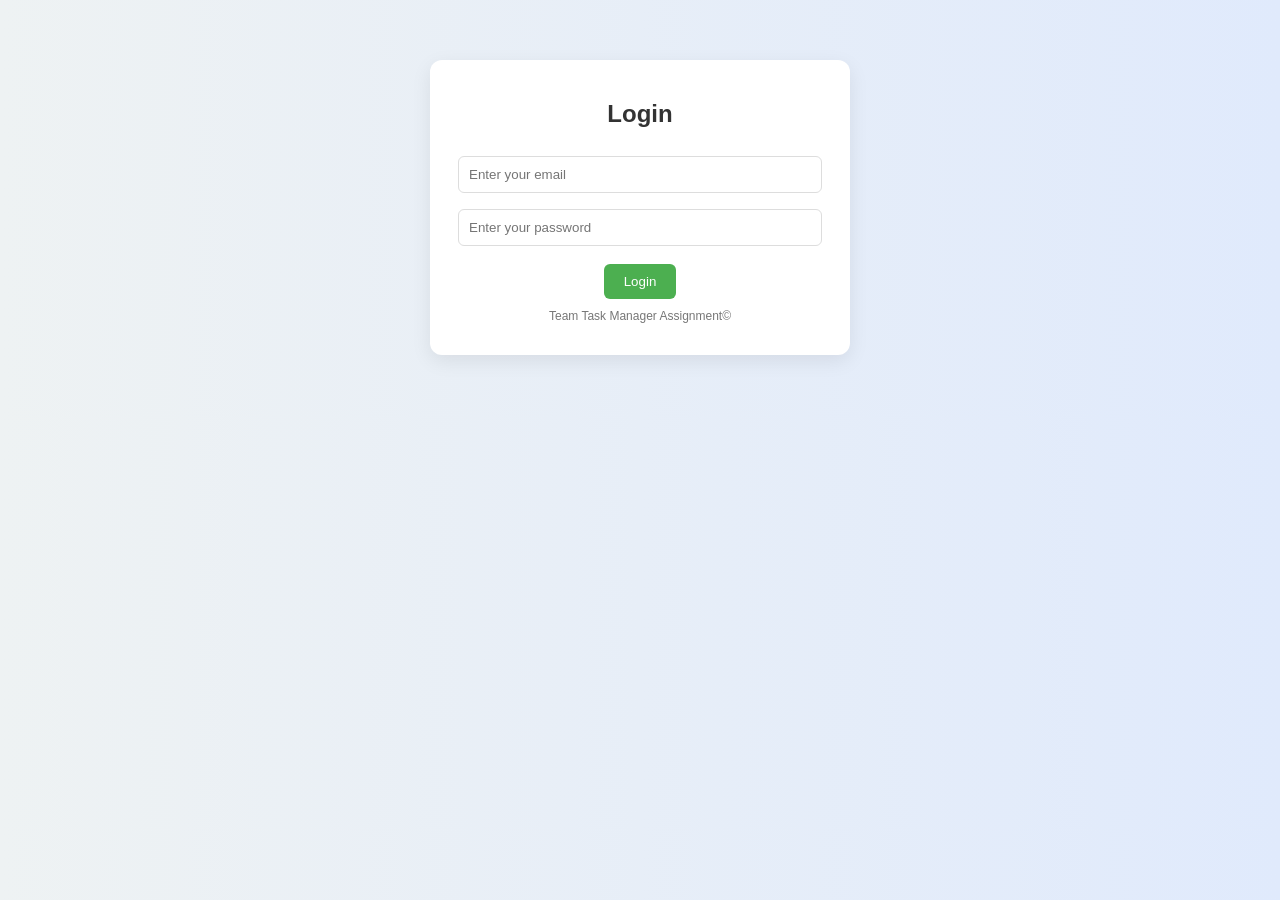
<file: index.html>
<!DOCTYPE html>
<html lang="en">
<head>
  <meta charset="UTF-8">
  <meta name="viewport" content="width=device-width, initial-scale=1.0">
  <title>Login - Team Task Manager</title>
  <link rel="stylesheet" href="style.css">
</head>
<body>
<div class="container">
  <div class="card">
    <h2>Login</h2>
    <input id="email" type="email" placeholder="Enter your email">
    <input id="password" type="password" placeholder="Enter your password">
    <button onclick="login()">Login</button>

    <p style="font-size: 12px; color: #777; margin-top: 10px;">
      Team Task Manager Assignment©
    </p>
  </div>
</div>
<script src="script.js"></script>
</body>
</html>
</file>
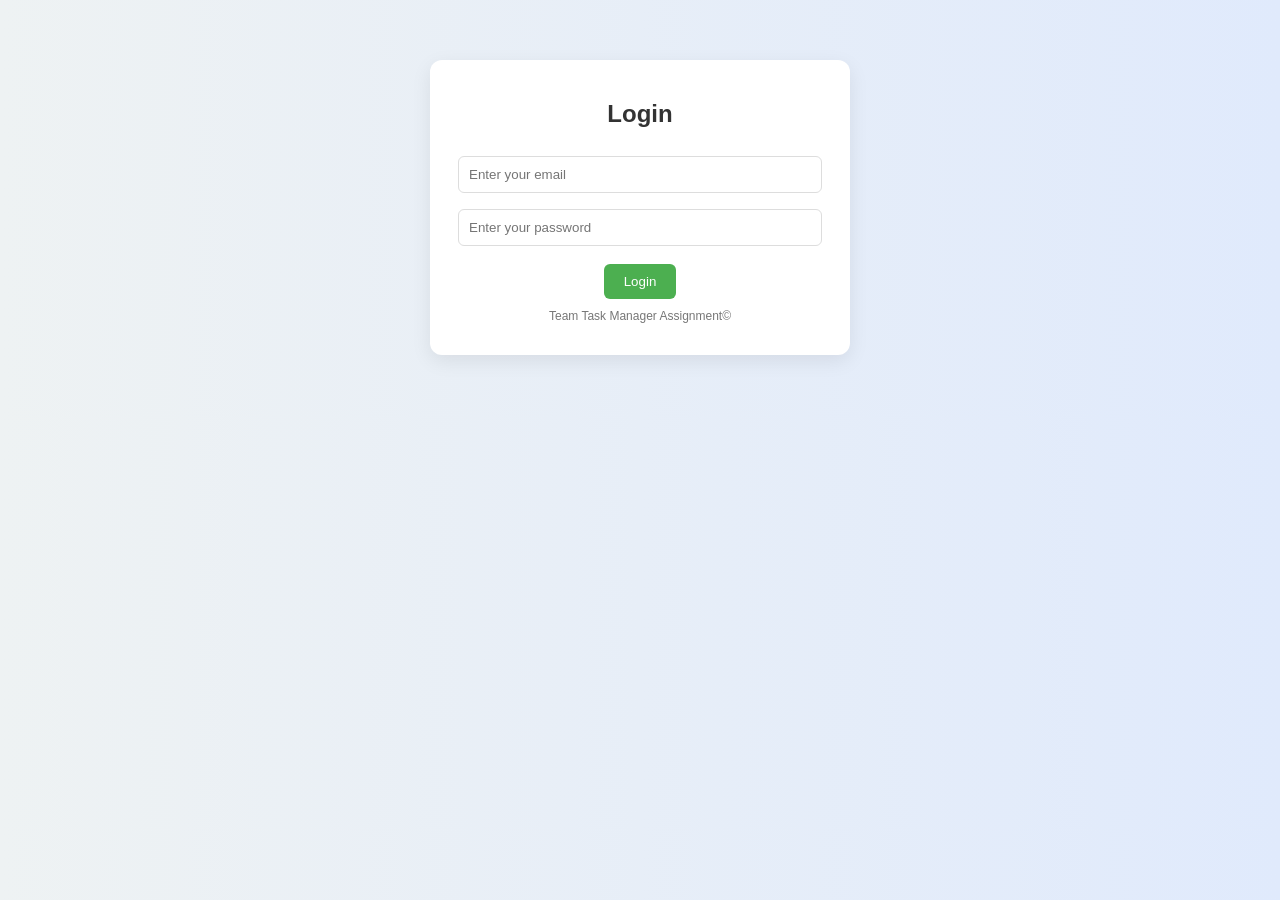
<file: frontend/index.html>
<!DOCTYPE html>
<html lang="en">
<head>
  <meta charset="UTF-8">
  <meta name="viewport" content="width=device-width, initial-scale=1.0">
  <title>Login - Team Task Manager</title>
  <link rel="stylesheet" href="style.css">
</head>
<body>
<div class="container">
  <div class="card">
    <h2>Login</h2>
    <input id="email" type="email" placeholder="Enter your email">
    <input id="password" type="password" placeholder="Enter your password">
    <button onclick="login()">Login</button>

    <p style="font-size: 12px; color: #777; margin-top: 10px;">
      Team Task Manager Assignment©
    </p>
  </div>
</div>
<script src="script.js"></script>
</body>
</html>
</file>
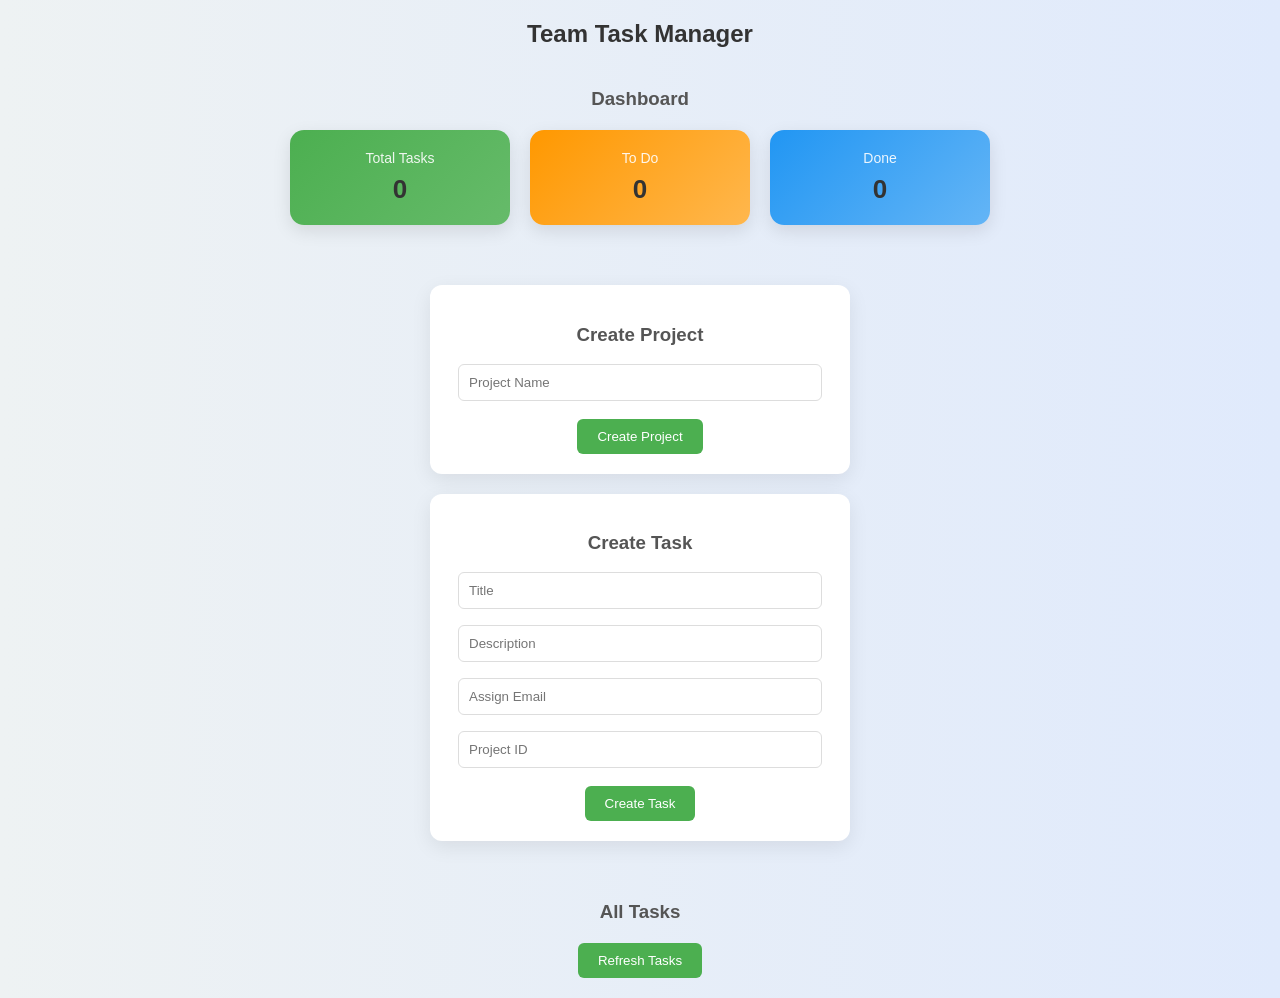
<file: dashboard.html>
<!DOCTYPE html>
<html>
<head>
  <title>Dashboard</title>
  <link rel="stylesheet" href="style.css">
</head>
<body>
<h2><center>Team Task Manager</center> </h2>
<div class="main">
  <h3>Dashboard </h3>
  <div class="stats-container">
    <div class="stat-card">
      <p>Total Tasks</p>
      <h2 id="totalCount">0</h2>
    </div>
    <div class="stat-card">
      <p>To Do</p>
      <h2 id="todoCount">0</h2>
    </div>
    <div class="stat-card">
      <p>Done</p>
      <h2 id="doneCount">0</h2>
    </div>
  </div>
</div>
<div class="container">
  <div class="card">
    <h3>Create Project</h3>
    <input id="projectName" placeholder="Project Name">
    <button onclick="createProject()">Create Project</button>
  </div>
  <div class="card">
    <h3>Create Task</h3>
    <input id="taskTitle" placeholder="Title"><br>
    <input id="taskDesc" placeholder="Description"><br>
    <input id="assignedTo" placeholder="Assign Email"><br>
    <input id="projectId" placeholder="Project ID"><br>

    <button onclick="createTask()">Create Task</button>
  </div>

</div>

<!-- ===== this is the task list ===== -->
<h3><center>All Tasks</center></h3>
<div id="taskList"></div>
<button onclick="loadTasks()">Refresh Tasks</button>
<script src="script.js"></script>

<script>
  loadTasks();
  loadStats();
</script>
<script>
  loadTasks();
  loadStats();
</script>
</body>
</html>
</file>
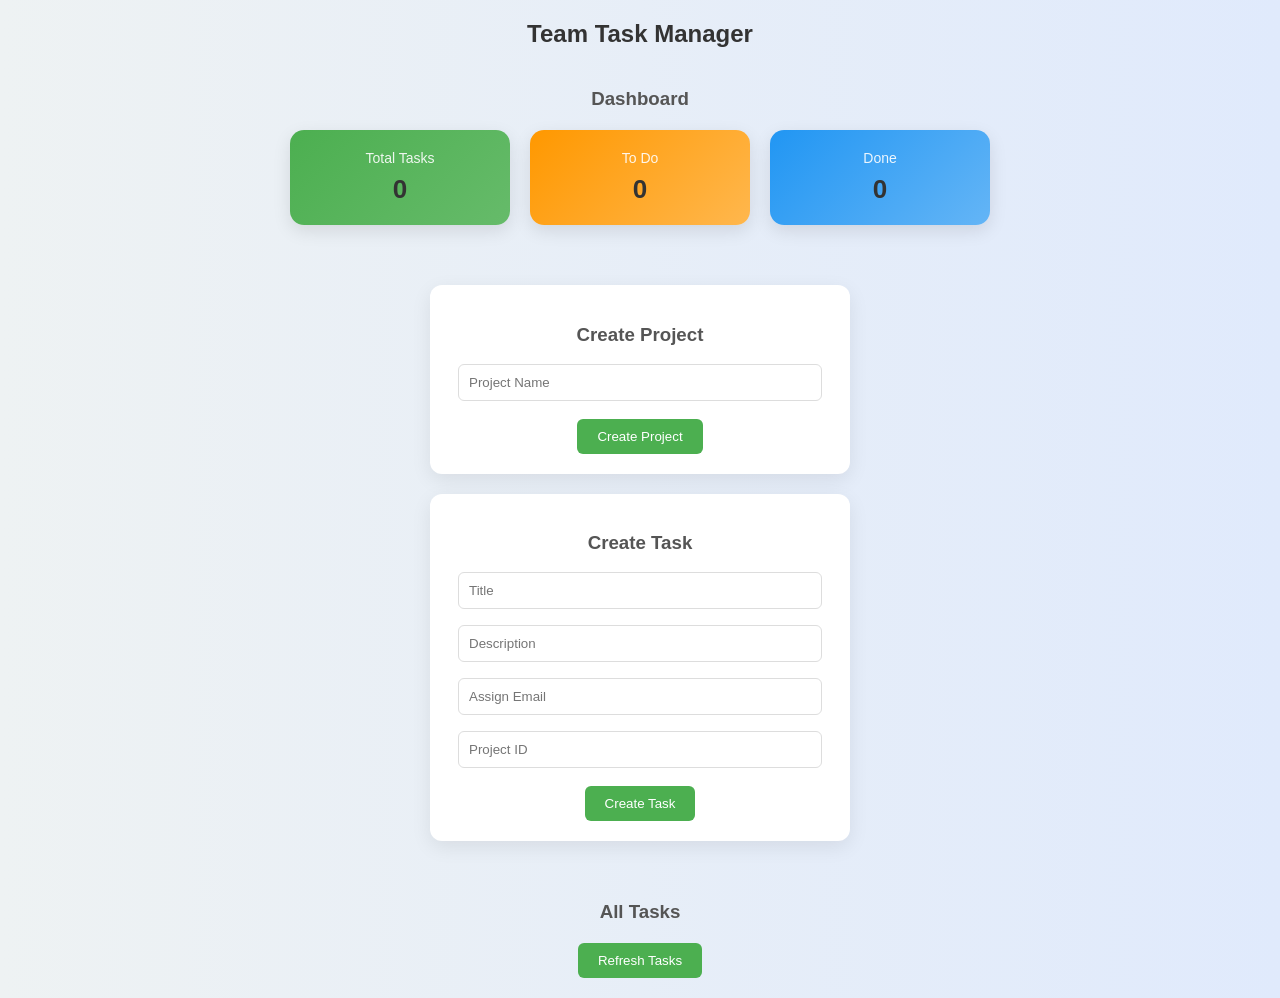
<file: frontend/dashboard.html>
<!DOCTYPE html>
<html>
<head>
  <title>Dashboard</title>
  <link rel="stylesheet" href="style.css">
</head>
<body>
<h2><center>Team Task Manager</center> </h2>
<div class="main">
  <h3>Dashboard </h3>
  <div class="stats-container">
    <div class="stat-card">
      <p>Total Tasks</p>
      <h2 id="totalCount">0</h2>
    </div>
    <div class="stat-card">
      <p>To Do</p>
      <h2 id="todoCount">0</h2>
    </div>
    <div class="stat-card">
      <p>Done</p>
      <h2 id="doneCount">0</h2>
    </div>
  </div>
</div>
<div class="container">
  <div class="card">
    <h3>Create Project</h3>
    <input id="projectName" placeholder="Project Name">
    <button onclick="createProject()">Create Project</button>
  </div>
  <div class="card">
    <h3>Create Task</h3>
    <input id="taskTitle" placeholder="Title"><br>
    <input id="taskDesc" placeholder="Description"><br>
    <input id="assignedTo" placeholder="Assign Email"><br>
    <input id="projectId" placeholder="Project ID"><br>

    <button onclick="createTask()">Create Task</button>
  </div>

</div>

<!-- ===== this is the task list ===== -->
<h3><center>All Tasks</center></h3>
<div id="taskList"></div>
<button onclick="loadTasks()">Refresh Tasks</button>
<script src="script.js"></script>

<script>
  loadTasks();
  loadStats();
</script>
<script>
  loadTasks();
  loadStats();
</script>
</body>
</html>
</file>
<file: style.css>
body {
  font-family: 'Segoe UI', sans-serif;
  background: linear-gradient(to right, #eef2f3, #e0eafc);
  margin: 0;
  padding: 0;
}
.container {
  width: 420px;
  margin: 60px auto;
  text-align: center;
}
.card {
  background: white;
  padding: 20px;
  margin-bottom: 20px;
  border-radius: 12px;
  box-shadow: 0 6px 20px rgba(0,0,0,0.08);
  transition: 0.2s;
}
.card:hover {
  transform: translateY(-2px);
}
h2 {
  color: #333;
  margin-bottom: 20px;
}
h3 {
  color: #555;
  margin-bottom: 10px;
}
input {
  width: 90%;
  padding: 10px;
  margin: 8px 0;
  border: 1px solid #ddd;
  border-radius: 6px;
  outline: none;
}
input:focus {
  border-color: #4CAF50;
}
button {
  padding: 10px 20px;
  margin-top: 10px;
  background: #4CAF50;
  color: white;
  border: none;
  border-radius: 6px;
  cursor: pointer;
  transition: 0.2s;
}
button:hover {
  background: #43a047;
}
#taskList div {
  background: white;
  padding: 12px;
  margin: 10px 0;
  border-radius: 10px;
  box-shadow: 0 3px 10px rgba(0,0,0,0.05);
  text-align: left;
}
.main {
  width: 900px;
  margin: 40px auto;
  text-align: center;
}
.stats-container {
  display: flex;
  justify-content: center;
  gap: 20px;
  margin: 20px 0 40px;
}
.stat-card {
  width: 180px;
  background: linear-gradient(135deg, #4CAF50, #66bb6a);
  color: white;
  padding: 20px;
  border-radius: 14px;
  box-shadow: 0 6px 18px rgba(0,0,0,0.1);
  transition: 0.2s;
}
.stat-card:hover {
  transform: translateY(-3px);
}
.stat-card p {
  margin: 0;
  font-size: 14px;
  opacity: 0.9;
}
.stat-card h2 {
  margin: 8px 0 0;
  font-size: 26px;
}
.stat-card:nth-child(2) {
  background: linear-gradient(135deg, #ff9800, #ffb74d);
}
.stat-card:nth-child(3) {
  background: linear-gradient(135deg, #2196f3, #64b5f6);
}
#taskList {
  width: 900px;
  margin: 20px auto;
}
#taskList + button {
  display: block;
  margin: 20px auto;
}
</file>
<file: frontend/style.css>
body {
  font-family: 'Segoe UI', sans-serif;
  background: linear-gradient(to right, #eef2f3, #e0eafc);
  margin: 0;
  padding: 0;
}
.container {
  width: 420px;
  margin: 60px auto;
  text-align: center;
}
.card {
  background: white;
  padding: 20px;
  margin-bottom: 20px;
  border-radius: 12px;
  box-shadow: 0 6px 20px rgba(0,0,0,0.08);
  transition: 0.2s;
}
.card:hover {
  transform: translateY(-2px);
}
h2 {
  color: #333;
  margin-bottom: 20px;
}
h3 {
  color: #555;
  margin-bottom: 10px;
}
input {
  width: 90%;
  padding: 10px;
  margin: 8px 0;
  border: 1px solid #ddd;
  border-radius: 6px;
  outline: none;
}
input:focus {
  border-color: #4CAF50;
}
button {
  padding: 10px 20px;
  margin-top: 10px;
  background: #4CAF50;
  color: white;
  border: none;
  border-radius: 6px;
  cursor: pointer;
  transition: 0.2s;
}
button:hover {
  background: #43a047;
}
#taskList div {
  background: white;
  padding: 12px;
  margin: 10px 0;
  border-radius: 10px;
  box-shadow: 0 3px 10px rgba(0,0,0,0.05);
  text-align: left;
}
.main {
  width: 900px;
  margin: 40px auto;
  text-align: center;
}
.stats-container {
  display: flex;
  justify-content: center;
  gap: 20px;
  margin: 20px 0 40px;
}
.stat-card {
  width: 180px;
  background: linear-gradient(135deg, #4CAF50, #66bb6a);
  color: white;
  padding: 20px;
  border-radius: 14px;
  box-shadow: 0 6px 18px rgba(0,0,0,0.1);
  transition: 0.2s;
}
.stat-card:hover {
  transform: translateY(-3px);
}
.stat-card p {
  margin: 0;
  font-size: 14px;
  opacity: 0.9;
}
.stat-card h2 {
  margin: 8px 0 0;
  font-size: 26px;
}
.stat-card:nth-child(2) {
  background: linear-gradient(135deg, #ff9800, #ffb74d);
}
.stat-card:nth-child(3) {
  background: linear-gradient(135deg, #2196f3, #64b5f6);
}
#taskList {
  width: 900px;
  margin: 20px auto;
}
#taskList + button {
  display: block;
  margin: 20px auto;
}
</file>
